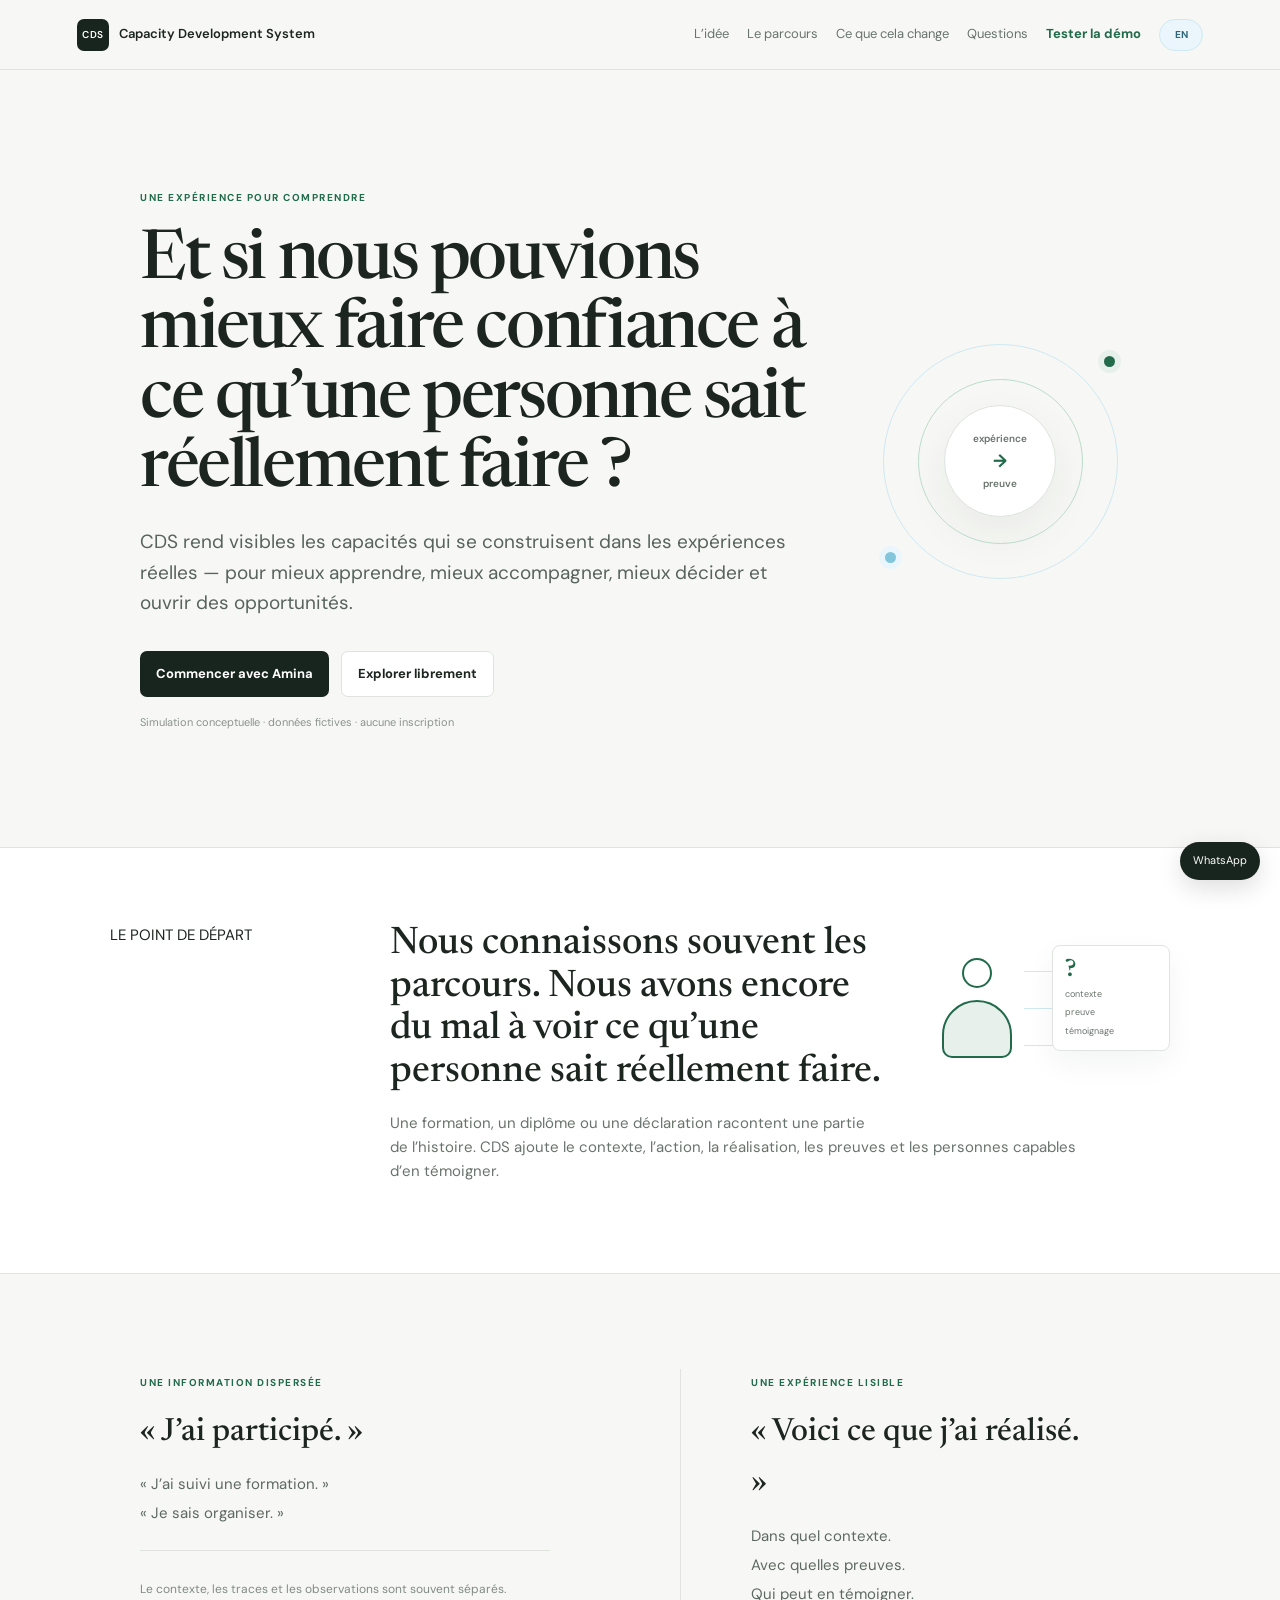
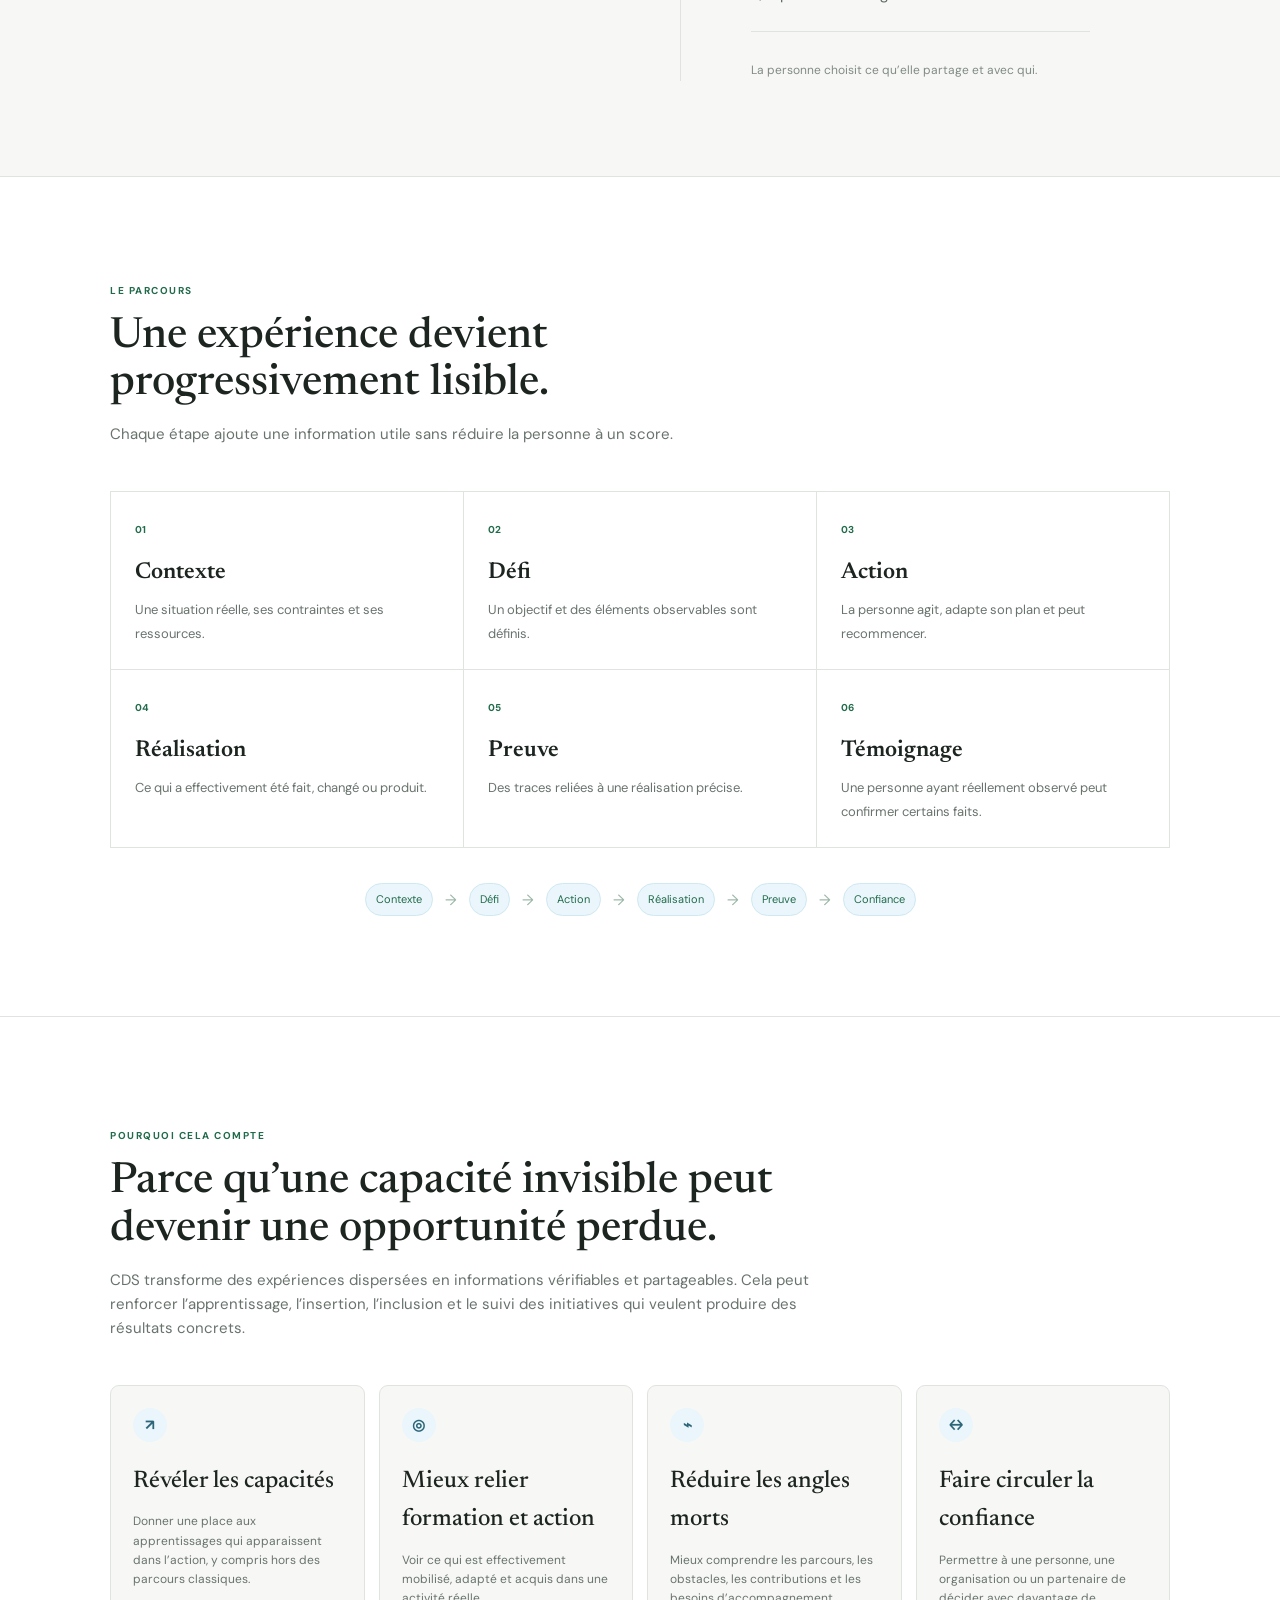
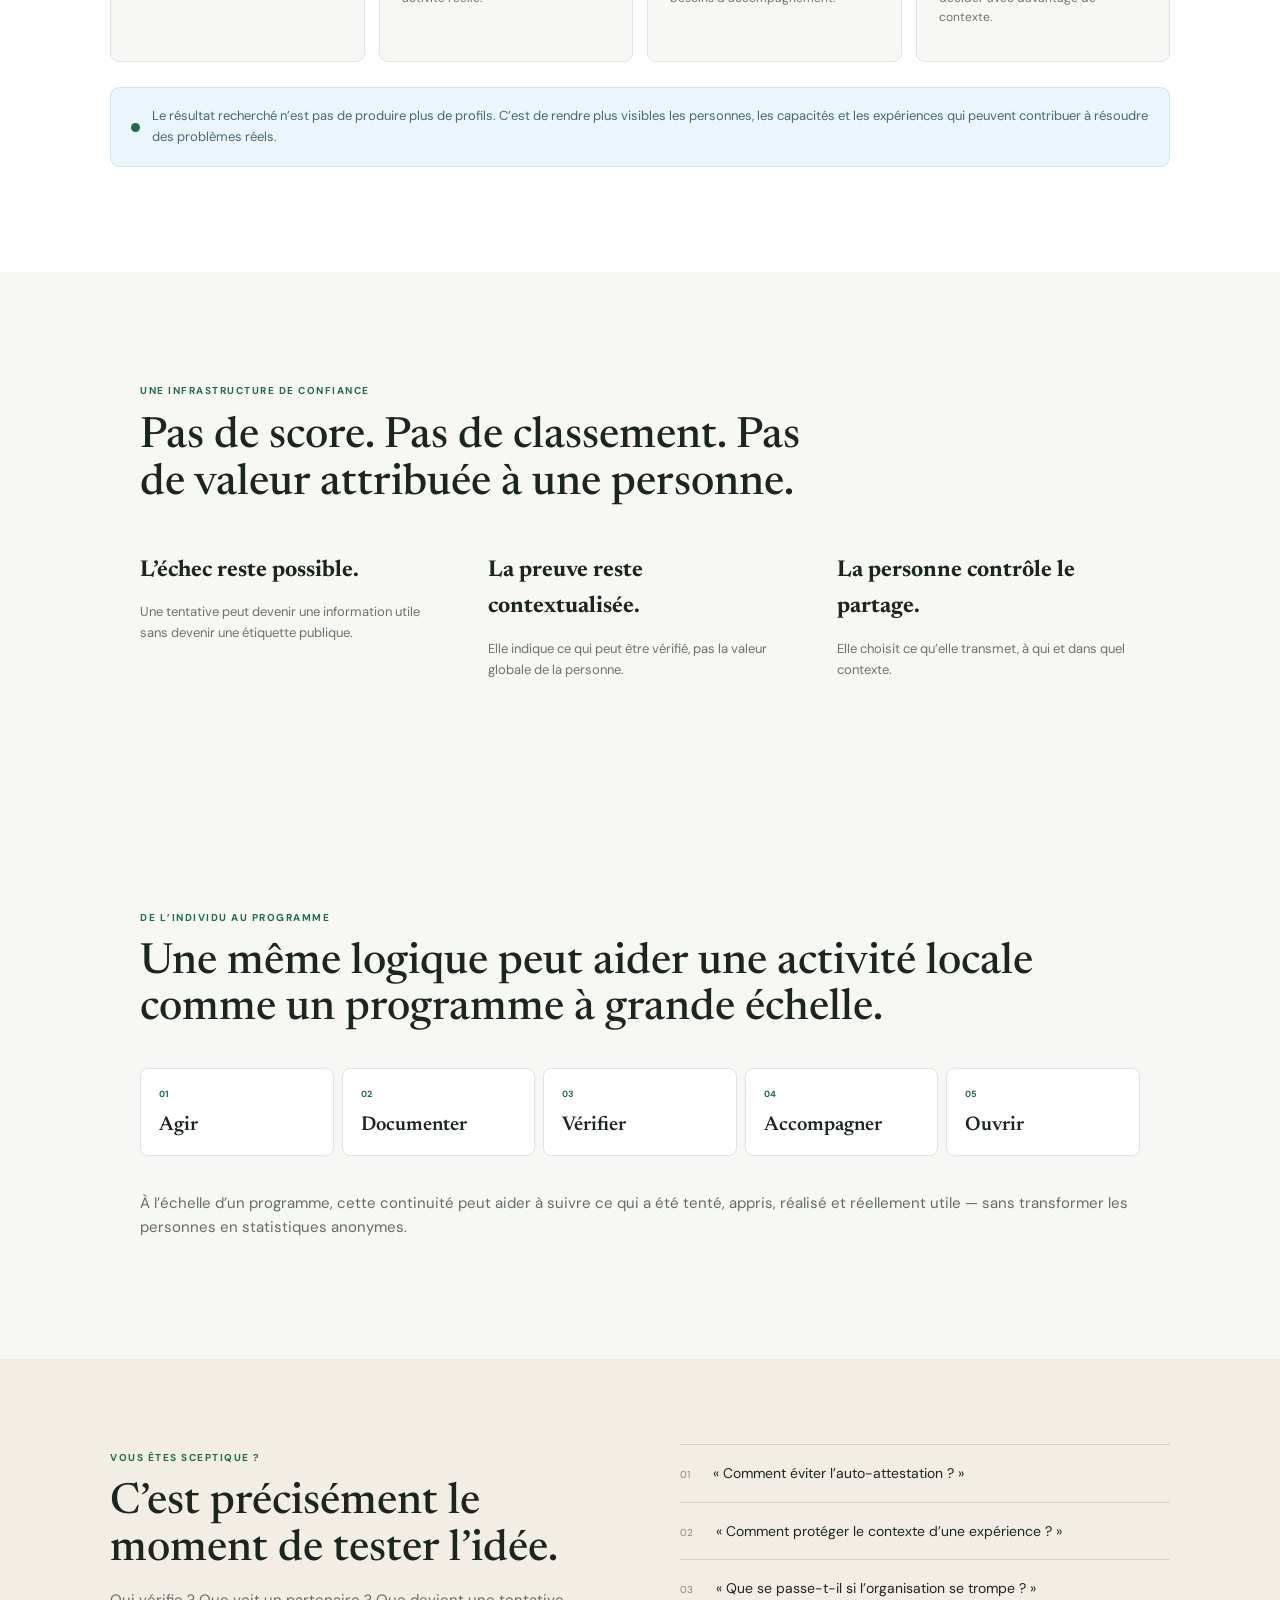
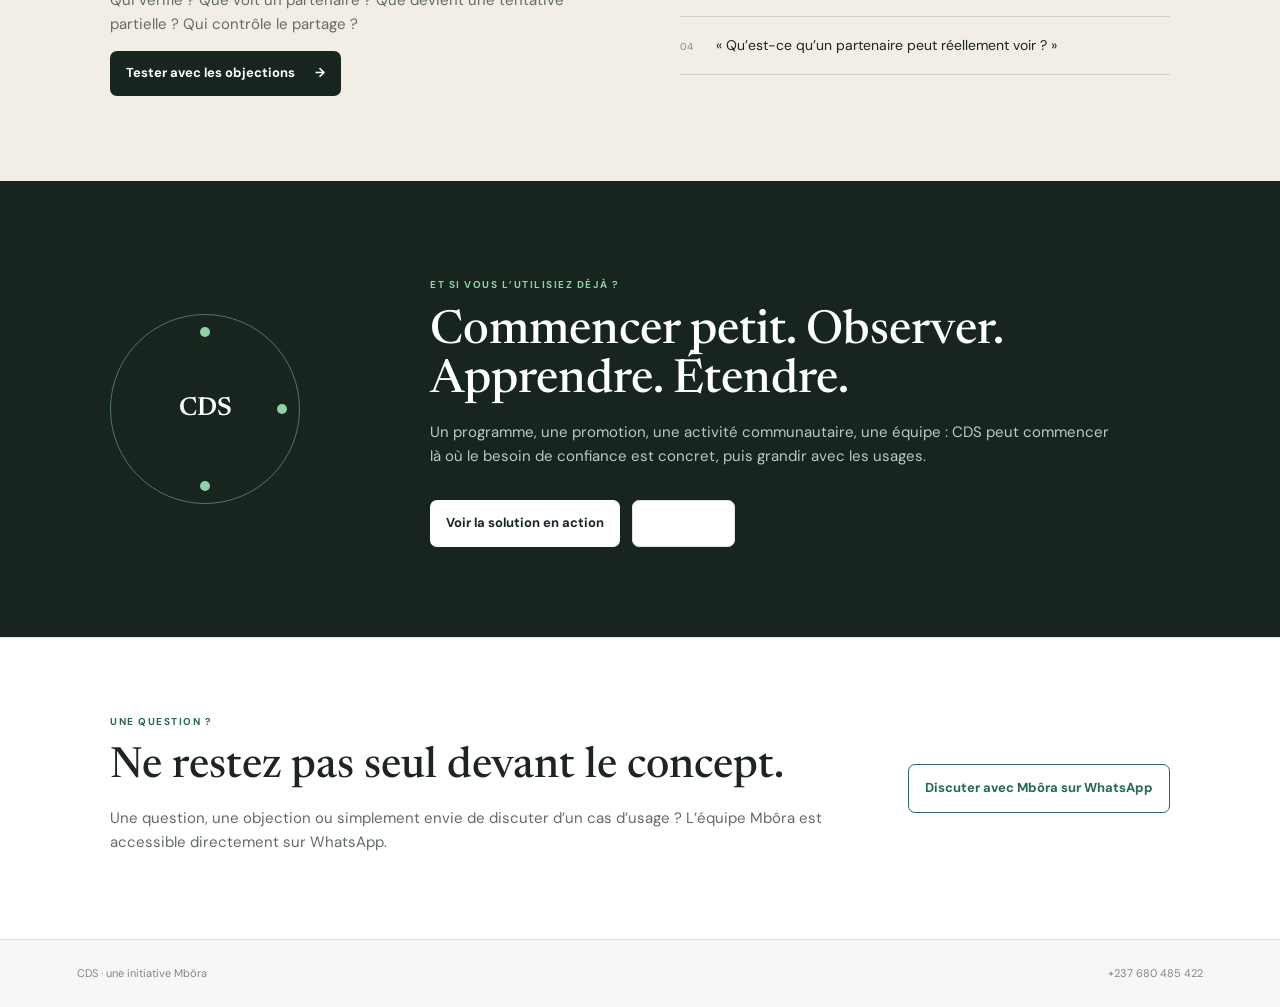
<file: index.html>
<!doctype html><html lang="fr"><head><meta charset="utf-8"><meta name="viewport" content="width=device-width,initial-scale=1"><title>CDS — Comprendre autrement les capacités</title><link rel="icon" href="favicon.svg"><link rel="stylesheet" href="styles.css"></head><body><header class="topbar"><a href="#top" class="wordmark"><span class="mark">CDS</span><span>Capacity Development System</span></a><nav><a href="#idee" data-i18n="L’idée|The idea">L’idée</a><a href="#parcours" data-i18n="Le parcours|The journey">Le parcours</a><a href="#impact" data-i18n="Ce que cela change|What it changes">Ce que cela change</a><a href="#questions" data-i18n="Questions|Questions">Questions</a><a href="demo.html" class="nav-cta" data-i18n="Tester la démo|Try the demo">Tester la démo</a><button type="button" class="lang-switch" data-lang-switch>EN</button></nav></header><main id="top">
<section class="intro hero-life"><div class="hero-copy"><div class="intro-kicker" data-i18n="UNE EXPÉRIENCE POUR COMPRENDRE|AN EXPERIENCE TO UNDERSTAND">UNE EXPÉRIENCE POUR COMPRENDRE</div><h1 data-i18n="Et si nous pouvions mieux faire confiance à ce qu’une personne sait réellement faire ?|What if we could better trust what a person can actually do?">Et si nous pouvions mieux faire confiance à ce qu’une personne sait réellement faire ?</h1><p class="intro-text" data-i18n="CDS rend visibles les capacités qui se construisent dans les expériences réelles — pour mieux apprendre, mieux accompagner, mieux décider et ouvrir des opportunités.|CDS makes capabilities built through real experiences visible — to learn better, support better, make better decisions and open opportunities.">CDS rend visibles les capacités qui se construisent dans les expériences réelles — pour mieux apprendre, mieux accompagner, mieux décider et ouvrir des opportunités.</p><div class="intro-actions"><a class="button dark" href="story.html" data-i18n="Commencer avec Amina|Start with Amina">Commencer avec Amina <span>→</span></a><a class="button light" href="demo.html" data-i18n="Explorer librement|Explore freely">Explorer librement</a></div><div class="quiet-note" data-i18n="Simulation conceptuelle · données fictives · aucune inscription|Concept simulation · fictional data · no registration">Simulation conceptuelle · données fictives · aucune inscription</div></div><div class="hero-orbit" aria-hidden="true"><div class="orbit orbit-a"></div><div class="orbit orbit-b"></div><div class="orbit-dot dot-a"></div><div class="orbit-dot dot-b"></div><div class="orbit-core"><span>expérience</span><b>→</b><span>preuve</span></div></div></section>
<section class="question-strip living-section" id="idee"><div class="question-label" data-i18n="LE POINT DE DÉPART|THE STARTING POINT">LE POINT DE DÉPART</div><div class="question-copy"><div class="section-illustration start-illustration" aria-hidden="true"><div class="person-shape"><i></i><span></span></div><div class="signal-line s1"></div><div class="signal-line s2"></div><div class="signal-line s3"></div><div class="evidence-card"><b>?</b><span>contexte</span><span>preuve</span><span>témoignage</span></div></div><h2 data-i18n="Nous connaissons souvent les parcours. Nous avons encore du mal à voir ce qu’une personne sait réellement faire.|We often know people’s paths. We still struggle to see what a person can actually do.">Nous connaissons souvent les parcours. Nous avons encore du mal à voir ce qu’une personne sait réellement faire.</h2><p data-i18n="Une formation, un diplôme ou une déclaration racontent une partie de l’histoire. CDS ajoute le contexte, l’action, la réalisation, les preuves et les personnes capables d’en témoigner.|A course, a degree or a statement tells part of the story. CDS adds context, action, realization, evidence and people able to testify.">Une formation, un diplôme ou une déclaration racontent une partie de l’histoire. CDS ajoute le contexte, l’action, la réalisation, les preuves et les personnes capables d’en témoigner.</p></div></section>
<section class="contrast"><div class="contrast-col"><span class="small-label" data-i18n="UNE INFORMATION DISPERSÉE|SCATTERED INFORMATION">UNE INFORMATION DISPERSÉE</span><h3>« J’ai participé. »</h3><p>« J’ai suivi une formation. »</p><p>« Je sais organiser. »</p><div class="thin-line"></div><span class="muted" data-i18n="Le contexte, les traces et les observations sont souvent séparés.|Context, traces and observations are often separated.">Le contexte, les traces et les observations sont souvent séparés.</span></div><div class="contrast-col emphasis"><span class="small-label" data-i18n="UNE EXPÉRIENCE LISIBLE|AN UNDERSTANDABLE EXPERIENCE">UNE EXPÉRIENCE LISIBLE</span><h3>« Voici ce que j’ai réalisé. »</h3><p data-i18n="Dans quel contexte.|In what context.">Dans quel contexte.</p><p data-i18n="Avec quelles preuves.|With what evidence.">Avec quelles preuves.</p><p data-i18n="Qui peut en témoigner.|Who can testify to it.">Who can testify to it.</p><div class="thin-line"></div><span class="muted" data-i18n="La personne choisit ce qu’elle partage et avec qui.|The person chooses what to share and with whom.">La personne choisit ce qu’elle partage et avec qui.</span></div></section>
<section id="parcours" class="journey living-section"><div class="section-head"><span class="small-label" data-i18n="LE PARCOURS|THE JOURNEY">LE PARCOURS</span><h2 data-i18n="Une expérience devient progressivement lisible.|An experience gradually becomes understandable.">Une expérience devient progressivement lisible.</h2><p class="section-intro" data-i18n="Chaque étape ajoute une information utile sans réduire la personne à un score.|Each step adds useful information without reducing a person to a score.">Chaque étape ajoute une information utile sans réduire la personne à un score.</p></div><div class="steps animated-steps"><div><b>01</b><strong>Contexte</strong><span>Une situation réelle, ses contraintes et ses ressources.</span></div><div><b>02</b><strong>Défi</strong><span>Un objectif et des éléments observables sont définis.</span></div><div><b>03</b><strong>Action</strong><span>La personne agit, adapte son plan et peut recommencer.</span></div><div><b>04</b><strong>Réalisation</strong><span>Ce qui a effectivement été fait, changé ou produit.</span></div><div><b>05</b><strong>Preuve</strong><span>Des traces reliées à une réalisation précise.</span></div><div><b>06</b><strong>Témoignage</strong><span>Une personne ayant réellement observé peut confirmer certains faits.</span></div></div><div class="journey-flow" aria-hidden="true"><span>Contexte</span><i>→</i><span>Défi</span><i>→</i><span>Action</span><i>→</i><span>Réalisation</span><i>→</i><span>Preuve</span><i>→</i><span>Confiance</span></div></section>
<section id="impact" class="impact-section"><div class="section-head"><span class="small-label" data-i18n="POURQUOI CELA COMPTE|WHY IT MATTERS">POURQUOI CELA COMPTE</span><h2 data-i18n="Parce qu’une capacité invisible peut devenir une opportunité perdue.|Because an invisible capability can become a lost opportunity.">Parce qu’une capacité invisible peut devenir une opportunité perdue.</h2><p class="section-intro" data-i18n="CDS transforme des expériences dispersées en informations vérifiables et partageables. Cela peut renforcer l’apprentissage, l’insertion, l’inclusion et le suivi des initiatives qui veulent produire des résultats concrets.|CDS turns scattered experiences into verifiable, shareable information. This can strengthen learning, inclusion, pathways to work and the monitoring of initiatives seeking concrete results.">CDS transforme des expériences dispersées en informations vérifiables et partageables. Cela peut renforcer l’apprentissage, l’insertion, l’inclusion et le suivi des initiatives qui veulent produire des résultats concrets.</p></div><div class="impact-grid"><article><div class="impact-icon">↗</div><h3 data-i18n="Révéler les capacités|Reveal capabilities">Révéler les capacités</h3><p data-i18n="Donner une place aux apprentissages qui apparaissent dans l’action, y compris hors des parcours classiques.|Give space to learning that emerges through action, including outside traditional pathways.">Donner une place aux apprentissages qui apparaissent dans l’action, y compris hors des parcours classiques.</p></article><article><div class="impact-icon">◎</div><h3 data-i18n="Mieux relier formation et action|Connect learning and action">Mieux relier formation et action</h3><p data-i18n="Voir ce qui est effectivement mobilisé, adapté et acquis dans une activité réelle.|See what is actually mobilized, adapted and acquired in a real activity.">Voir ce qui est effectivement mobilisé, adapté et acquis dans une activité réelle.</p></article><article><div class="impact-icon">⌁</div><h3 data-i18n="Réduire les angles morts|Reduce blind spots">Réduire les angles morts</h3><p data-i18n="Mieux comprendre les parcours, les obstacles, les contributions et les besoins d’accompagnement.|Better understand pathways, obstacles, contributions and support needs.">Mieux comprendre les parcours, les obstacles, les contributions et les besoins d’accompagnement.</p></article><article><div class="impact-icon">↔</div><h3 data-i18n="Faire circuler la confiance|Move trust forward">Faire circuler la confiance</h3><p data-i18n="Permettre à une personne, une organisation ou un partenaire de décider avec davantage de contexte.|Allow a person, organization or partner to make decisions with more context.">Permettre à une personne, une organisation ou un partenaire de décider avec davantage de contexte.</p></article></div><div class="impact-statement"><span class="pulse-dot"></span><p data-i18n="Le résultat recherché n’est pas de produire plus de profils. C’est de rendre plus visibles les personnes, les capacités et les expériences qui peuvent contribuer à résoudre des problèmes réels.|The goal is not to produce more profiles. It is to make people, capabilities and experiences more visible when they can help solve real problems.">Le résultat recherché n’est pas de produire plus de profils. C’est de rendre plus visibles les personnes, les capacités et les expériences qui peuvent contribuer à résoudre des problèmes réels.</p></div></section>
<section class="philosophy"><div class="section-head"><span class="small-label" data-i18n="UNE INFRASTRUCTURE DE CONFIANCE|A TRUST INFRASTRUCTURE">UNE INFRASTRUCTURE DE CONFIANCE</span><h2 data-i18n="Pas de score. Pas de classement. Pas de valeur attribuée à une personne.|No score. No ranking. No value assigned to a person.">Pas de score. Pas de classement. Pas de valeur attribuée à une personne.</h2></div><div class="principles"><div><strong>L’échec reste possible.</strong><p>Une tentative peut devenir une information utile sans devenir une étiquette publique.</p></div><div><strong>La preuve reste contextualisée.</strong><p>Elle indique ce qui peut être vérifié, pas la valeur globale de la personne.</p></div><div><strong>La personne contrôle le partage.</strong><p>Elle choisit ce qu’elle transmet, à qui et dans quel contexte.</p></div></div></section>
<section class="scale"><span class="small-label" data-i18n="DE L’INDIVIDU AU PROGRAMME|FROM INDIVIDUAL TO PROGRAM">DE L’INDIVIDU AU PROGRAMME</span><h2 data-i18n="Une même logique peut aider une activité locale comme un programme à grande échelle.|The same logic can support a local activity or a large-scale program.">Une même logique peut aider une activité locale comme un programme à grande échelle.</h2><div class="program-map"><div><b>01</b><span data-i18n="Agir|Act">Agir</span></div><div><b>02</b><span data-i18n="Documenter|Document">Documenter</span></div><div><b>03</b><span data-i18n="Vérifier|Verify">Vérifier</span></div><div><b>04</b><span data-i18n="Accompagner|Support">Accompagner</span></div><div><b>05</b><span data-i18n="Ouvrir|Open">Ouvrir</span></div></div><p data-i18n="À l’échelle d’un programme, cette continuité peut aider à suivre ce qui a été tenté, appris, réalisé et réellement utile — sans transformer les personnes en statistiques anonymes.|At program scale, this continuity can help track what was attempted, learned, achieved and actually useful — without turning people into anonymous statistics.">À l’échelle d’un programme, cette continuité peut aider à suivre ce qui a été tenté, appris, réalisé et réellement utile — sans transformer les personnes en statistiques anonymes.</p></section>
<section id="questions" class="skeptic"><div><span class="small-label" data-i18n="VOUS ÊTES SCEPTIQUE ?|SKEPTICAL?">VOUS ÊTES SCEPTIQUE ?</span><h2 data-i18n="C’est précisément le moment de tester l’idée.|This is precisely the time to test the idea.">C’est précisément le moment de tester l’idée.</h2><p data-i18n="Qui vérifie ? Que voit un partenaire ? Que devient une tentative partielle ? Qui contrôle le partage ?|Who verifies? What does a partner see? What happens to a partial attempt? Who controls sharing?">Qui vérifie ? Que voit un partenaire ? Que devient une tentative partielle ? Qui contrôle le partage ?</p><a class="button dark" href="story.html?mode=sceptique">Tester avec les objections <span>→</span></a></div><div class="skeptic-list"><div>01 <span>« Comment éviter l’auto-attestation ? »</span></div><div>02 <span>« Comment protéger le contexte d’une expérience ? »</span></div><div>03 <span>« Que se passe-t-il si l’organisation se trompe ? »</span></div><div>04 <span>« Qu’est-ce qu’un partenaire peut réellement voir ? »</span></div></div></section>
<section class="adoption"><div class="adoption-orb"><span></span><span></span><span></span><b>CDS</b></div><div><span class="small-label" data-i18n="ET SI VOUS L’UTILISIEZ DÉJÀ ?|WHAT IF YOU USED IT ALREADY?">ET SI VOUS L’UTILISIEZ DÉJÀ ?</span><h2 data-i18n="Commencer petit. Observer. Apprendre. Étendre.|Start small. Observe. Learn. Scale.">Commencer petit. Observer. Apprendre. Étendre.</h2><p data-i18n="Un programme, une promotion, une activité communautaire, une équipe : CDS peut commencer là où le besoin de confiance est concret, puis grandir avec les usages.|A program, a cohort, a community activity, a team: CDS can start where the need for trust is concrete, then grow with use.">Un programme, une promotion, une activité communautaire, une équipe : CDS peut commencer là où le besoin de confiance est concret, puis grandir avec les usages.</p><div class="intro-actions"><a class="button dark" href="demo.html" data-i18n="Voir la solution en action|See the solution in action">Voir la solution en action <span>→</span></a><a class="button light" target="_blank" rel="noopener" href="https://wa.me/237680485422?text=Bonjour%20Mb%C3%B4ra%2C%20je%20viens%20de%20d%C3%A9couvrir%20CDS%20et%20j%27aimerais%20%C3%A9changer%20sur%20un%20cas%20d%27usage.">WhatsApp</a></div></div></section>
<section class="contact"><div><span class="small-label" data-i18n="UNE QUESTION ?|A QUESTION?">UNE QUESTION ?</span><h2 data-i18n="Ne restez pas seul devant le concept.|Don’t stay alone with the concept.">Ne restez pas seul devant le concept.</h2><p data-i18n="Une question, une objection ou simplement envie de discuter d’un cas d’usage ? L’équipe Mbôra est accessible directement sur WhatsApp.|A question, an objection or simply want to discuss a use case? The Mbôra team is directly available on WhatsApp.">Une question, une objection ou simplement envie de discuter d’un cas d’usage ? L’équipe Mbôra est accessible directement sur WhatsApp.</p></div><a class="whatsapp" target="_blank" rel="noopener" href="https://wa.me/237680485422?text=Bonjour%20Mb%C3%B4ra%2C%20je%20viens%20de%20tester%20la%20d%C3%A9mo%20CDS%20et%20j%27aimerais%20%C3%A9changer%20sur%20le%20concept." data-i18n="Discuter avec Mbôra sur WhatsApp|Talk to Mbôra on WhatsApp">Discuter avec Mbôra sur WhatsApp <span>↗</span></a></section></main><footer><span>CDS · une initiative Mbôra</span><a href="https://wa.me/237680485422">+237 680 485 422</a></footer><a class="wa-float" href="https://wa.me/237680485422">WhatsApp</a><script src="i18n.js"></script></body></html>
</file>
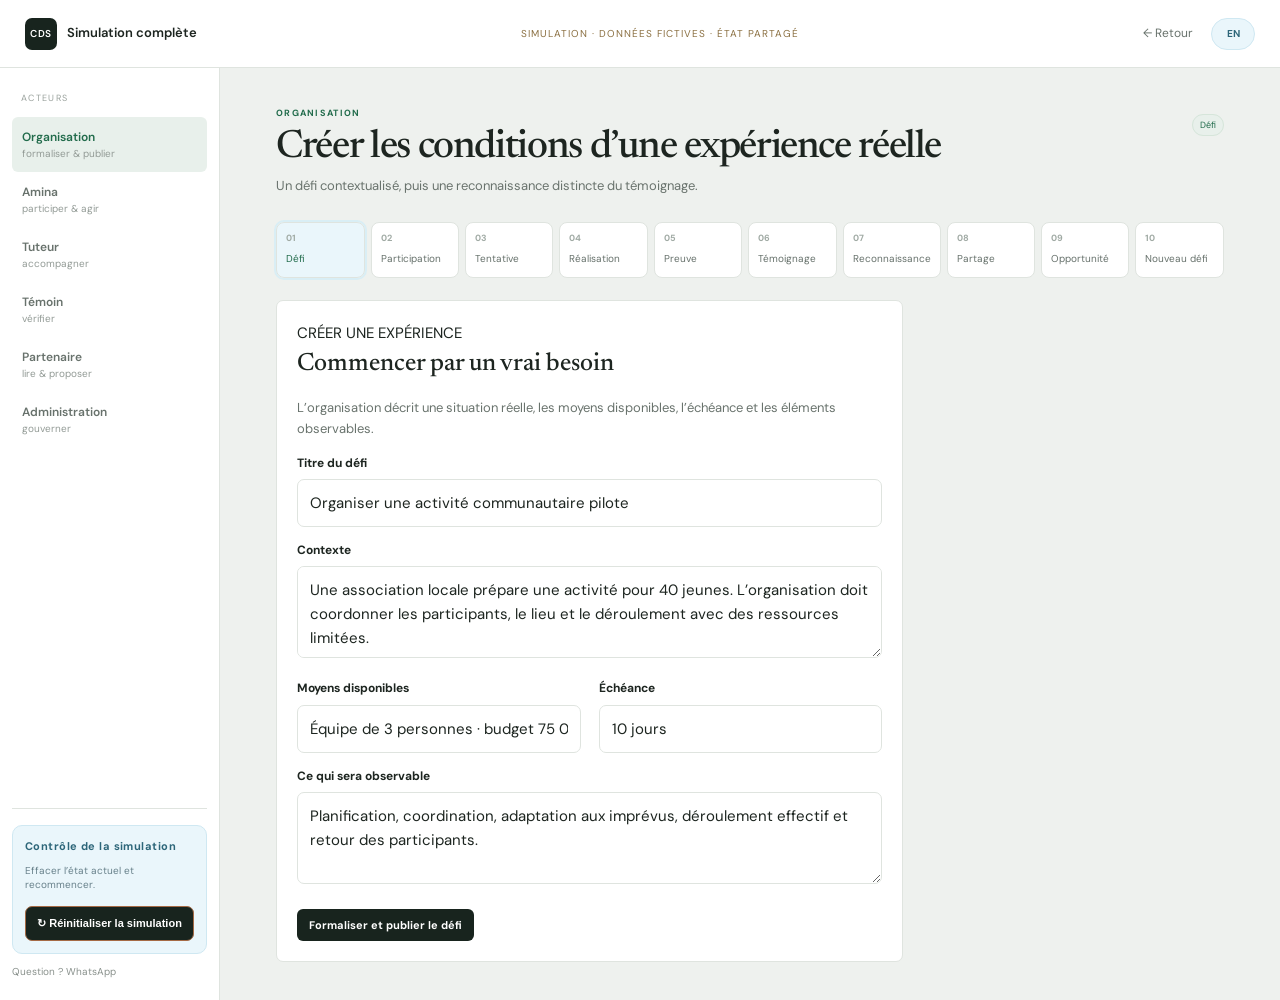
<file: demo.html>
<!doctype html>
<html lang="fr">
<head>
<meta charset="utf-8"><meta name="viewport" content="width=device-width,initial-scale=1">
<title>CDS — Simulation complète</title><link rel="icon" href="favicon.svg"><link rel="stylesheet" href="styles.css">
</head>
<body class="demo-body">
<header class="demo-nav">
  <a href="index.html" class="wordmark"><span class="mark">CDS</span><span>Simulation complète</span></a>
  <div class="sim-note">SIMULATION · DONNÉES FICTIVES · ÉTAT PARTAGÉ</div>
  <nav class="demo-header-actions"><a href="index.html" class="quiet-link">← Retour</a><button type="button" class="lang-switch" data-lang-switch aria-label="Changer de langue">EN</button></nav>
</header>
<div class="demo-layout">
  <aside class="spaces">
    <div class="space-title">ACTEURS</div>
    <button class="space active" data-space="organisation"><span data-i18n="Organisation|Organization">Organisation</span> <small data-i18n="formaliser & publier|formalize & publish">formaliser & publier</small></button>
    <button class="space" data-space="titulaire"><span>Amina</span> <small data-i18n="participer & agir|participate & act">participer & agir</small></button>
    <button class="space" data-space="tuteur"><span data-i18n="Tuteur|Tutor">Tuteur</span> <small data-i18n="accompagner|support">accompagner</small></button>
    <button class="space" data-space="temoin"><span data-i18n="Témoin|Witness">Témoin</span> <small data-i18n="vérifier|verify">vérifier</small></button>
    <button class="space" data-space="partenaire"><span data-i18n="Partenaire|Partner">Partenaire</span> <small data-i18n="lire & proposer|read & propose">lire & proposer</small></button>
    <button class="space" data-space="admin"><span data-i18n="Administration|Administration">Administration</span> <small data-i18n="gouverner|govern">gouverner</small></button>
    <div class="spaces-bottom">
      <div class="reset-box"><strong data-i18n="Contrôle de la simulation|Simulation controls">Contrôle de la simulation</strong><span data-i18n="Effacer l’état actuel et recommencer.|Clear the current state and start again.">Effacer l’état actuel et recommencer.</span><button type="button" id="reset" class="reset-button" data-i18n="↻ Réinitialiser la simulation|↻ Reset simulation">↻ Réinitialiser la simulation</button></div>
      <a target="_blank" href="https://wa.me/237680485422?text=Bonjour%20Mb%C3%B4ra%2C%20j%27ai%20une%20question%20sur%20la%20simulation%20CDS."><span data-i18n="Question ? WhatsApp|Question? WhatsApp">Question ? WhatsApp</span></a>
    </div>
  </aside>
  <main id="workspace" class="workspace"></main>
</div>
<script src="i18n.js"></script><script src="demo-complete.js"></script>
</body></html>
</file>
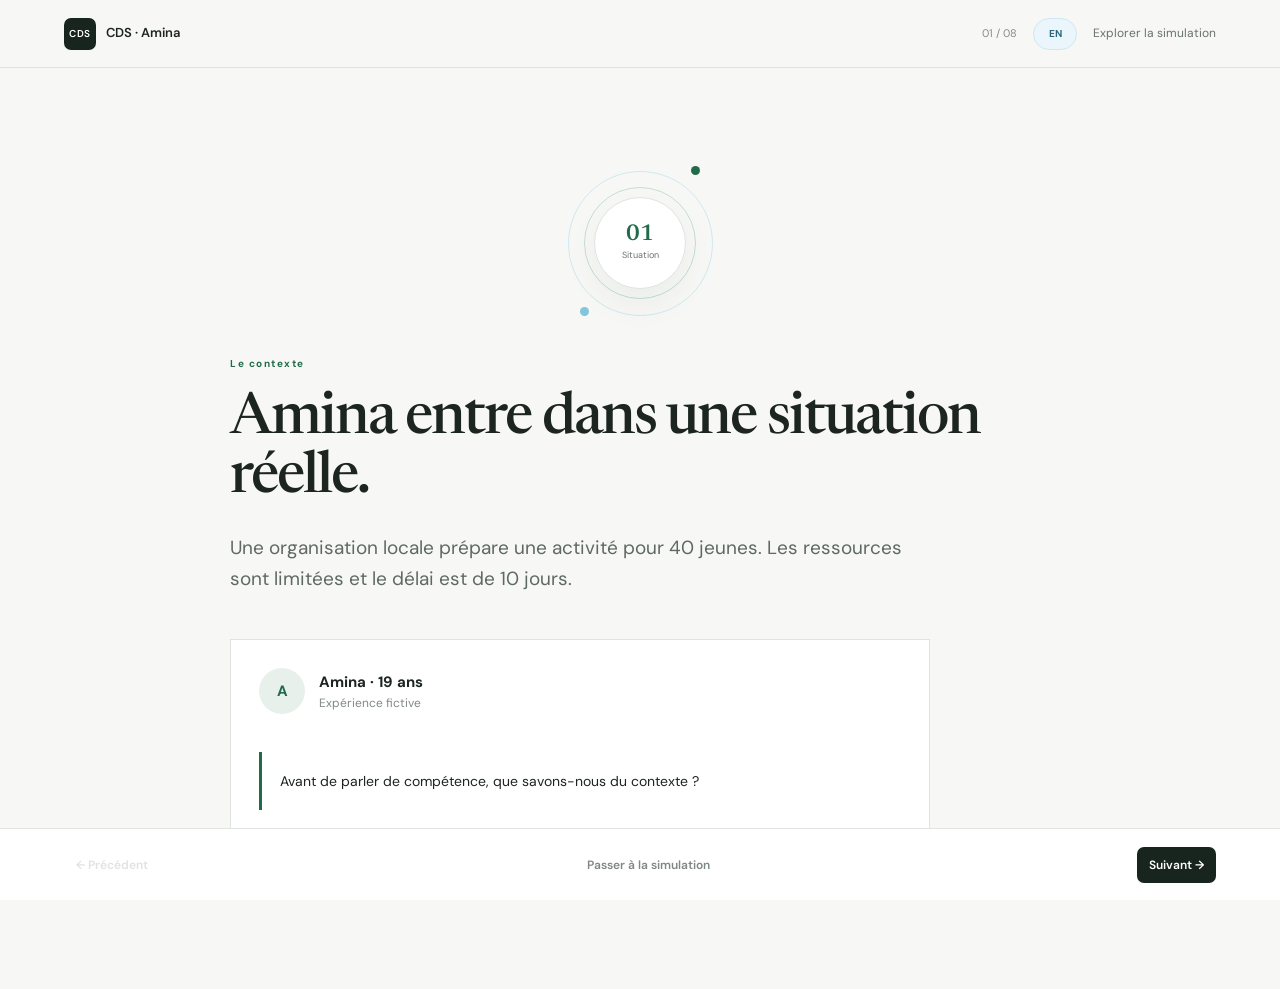
<file: story.html>
<!doctype html><html lang="fr"><head><meta charset="utf-8"><meta name="viewport" content="width=device-width,initial-scale=1"><title>CDS — L’histoire d’Amina</title><link rel="icon" href="favicon.svg"><link rel="stylesheet" href="styles.css"></head><body class="story-body"><header class="storybar"><a href="index.html" class="wordmark"><span class="mark">CDS</span><span>CDS · Amina</span></a><div class="story-tools"><span id="counter">01 / 08</span><button type="button" class="lang-switch" data-lang-switch>EN</button><a href="demo.html" class="quiet-link" data-i18n="Explorer la simulation|Explore the simulation">Explorer la simulation</a></div></header><main id="story"></main><footer class="story-footer"><button class="story-nav" id="prev" data-i18n="← Précédent|← Previous">← Précédent</button><a class="story-nav" href="demo.html" data-i18n="Passer à la simulation|Go to simulation">Passer à la simulation</a><button class="story-nav primary" id="next" data-i18n="Suivant →|Next →">Suivant →</button></footer><script src="i18n.js"></script><script src="story.js"></script></body></html>
</file>
<file: styles.css>
@import url('https://fonts.googleapis.com/css2?family=DM+Sans:wght@400;500;600;700&family=Newsreader:opsz,wght@6..72,500;6..72,600&display=swap');
:root{--ink:#1d2520;--muted:#69736d;--line:#dfe4df;--paper:#f7f8f5;--white:#fff;--green:#216b4b;--green-soft:#e8f0eb;--dark:#18241e;--warm:#f2eee5}
*{box-sizing:border-box}html{scroll-behavior:smooth}body{margin:0;background:var(--paper);color:var(--ink);font:15px/1.6 "DM Sans",Arial,sans-serif}a{text-decoration:none;color:inherit}.topbar{height:70px;border-bottom:1px solid var(--line);display:flex;align-items:center;justify-content:space-between;padding:0 6vw;position:sticky;top:0;background:#f7f8f5ee;backdrop-filter:blur(8px);z-index:10}.wordmark{display:flex;align-items:center;gap:10px;font-weight:600;font-size:13px}.mark{display:grid;place-items:center;background:var(--dark);color:white;border-radius:7px;width:32px;height:32px;font-size:10px;letter-spacing:.04em}.topbar nav{display:flex;align-items:center;gap:25px;color:#69736d;font-size:13px}.nav-cta{color:var(--green);font-weight:700}.intro{max-width:1060px;margin:auto;padding:120px 30px 115px}.intro-kicker,.small-label{font-size:10px;font-weight:700;letter-spacing:.15em;color:var(--green)}h1,h2,h3{font-family:Newsreader,Georgia,serif;font-weight:500}h1{font-size:68px;line-height:1.02;letter-spacing:-.035em;max-width:970px;margin:22px 0}h1 em{color:var(--green);font-style:normal}.intro-text{font-size:19px;color:#58635d;max-width:710px}.intro-actions{display:flex;gap:12px;margin-top:32px}.button{display:inline-flex;gap:20px;align-items:center;padding:12px 16px;border-radius:7px;font-size:13px;font-weight:700}.button.dark{background:var(--dark);color:#fff}.button.light{border:1px solid var(--line);background:white}.quiet-note{font-size:11px;color:#8a928d;margin-top:17px}.question-strip{border-top:1px solid var(--line);border-bottom:1px solid var(--line);padding:75px max(30px,calc((100% - 1060px)/2));display:grid;grid-template-columns:220px 1fr;gap:60px;background:#fff}.question-copy h2{font-size:38px;line-height:1.12;margin:0 0 18px;max-width:760px}.question-copy p{color:var(--muted);max-width:700px}.contrast{max-width:1060px;margin:auto;padding:95px 30px;display:grid;grid-template-columns:1fr 1fr;gap:80px}.contrast-col{padding-right:50px}.contrast-col.emphasis{border-left:1px solid var(--line);padding-left:70px}.contrast h3{font-size:32px;margin:14px 0}.contrast p{color:#5e6862;margin:5px 0}.thin-line{height:1px;background:var(--line);margin:25px 0}.muted{color:#818a85;font-size:12px}.journey{background:#fff;border-top:1px solid var(--line);padding:100px max(30px,calc((100% - 1060px)/2))}.section-head{max-width:700px;margin-bottom:45px}.section-head h2{font-size:43px;line-height:1.1;margin:12px 0}.steps{display:grid;grid-template-columns:repeat(3,1fr);border-top:1px solid var(--line);border-left:1px solid var(--line)}.steps>div{padding:24px;border-right:1px solid var(--line);border-bottom:1px solid var(--line);min-height:165px}.steps b{font-size:10px;color:var(--green)}.steps strong{display:block;font-family:Newsreader,Georgia,serif;font-size:23px;margin:15px 0 5px;font-weight:600}.steps span{font-size:13px;color:var(--muted)}.philosophy{max-width:1060px;margin:auto;padding:105px 30px}.principles{display:grid;grid-template-columns:repeat(3,1fr);gap:45px}.principles strong{font-family:Newsreader,Georgia,serif;font-size:23px}.principles p{font-size:13px;color:var(--muted)}.skeptic{background:var(--warm);padding:85px max(30px,calc((100% - 1060px)/2));display:grid;grid-template-columns:1fr 1fr;gap:80px}.skeptic h2,.scale h2,.contact h2{font-size:43px;line-height:1.08;margin:12px 0}.skeptic p,.scale p,.contact p{color:#626c66}.skeptic-list{border-top:1px solid #d7d0c3}.skeptic-list div{padding:17px 0;border-bottom:1px solid #d7d0c3;font-size:10px;color:#8a8378}.skeptic-list span{font-size:14px;color:var(--ink);margin-left:20px}.scale{max-width:1060px;margin:auto;padding:105px 30px}.ecosystem{display:flex;flex-wrap:wrap;align-items:center;gap:13px;margin:35px 0}.ecosystem span{border:1px solid var(--line);background:#fff;padding:10px 13px;border-radius:6px;font-size:12px}.ecosystem i{font-style:normal;color:#9ba39e}.contact{border-top:1px solid var(--line);background:#fff;padding:70px max(30px,calc((100% - 1060px)/2));display:flex;justify-content:space-between;align-items:center;gap:50px}.whatsapp{border:1px solid var(--green);color:var(--green);padding:13px 16px;border-radius:7px;font-weight:700;font-size:13px;white-space:nowrap}.whatsapp span{margin-left:20px}footer{border-top:1px solid var(--line);padding:25px 6vw;display:flex;justify-content:space-between;color:#7e8781;font-size:11px}.wa-float{position:fixed;right:20px;bottom:20px;background:var(--dark);color:#fff;padding:10px 13px;border-radius:22px;font-size:11px;box-shadow:0 8px 25px #0002}
.story-body{min-height:100vh;background:#f7f8f5}.storybar{height:68px;border-bottom:1px solid var(--line);display:flex;align-items:center;justify-content:space-between;padding:0 5vw}.storybar #counter{font-size:11px;color:#858d88}.quiet-link{font-size:12px;color:#68726c}.story-stage{max-width:880px;margin:auto;padding:90px 30px 150px}.story-kicker{font-size:10px;letter-spacing:.15em;font-weight:700;color:var(--green)}.story-stage h1{font-size:58px;margin:18px 0 25px}.story-stage .lead{font-size:19px;color:#5f6963;max-width:700px}.story-card{margin-top:45px;background:white;border:1px solid var(--line);padding:28px;max-width:700px}.story-card h3{font-size:28px;margin:0 0 10px}.story-card p{color:#626c66}.person-line{display:flex;gap:14px;align-items:center}.initial{width:46px;height:46px;background:var(--green-soft);border-radius:50%;display:grid;place-items:center;color:var(--green);font-weight:700}.criteria{display:grid;gap:0;margin-top:20px;border-top:1px solid var(--line)}.criteria div{padding:11px 0;border-bottom:1px solid var(--line);font-size:13px;display:flex;justify-content:space-between}.story-question{margin-top:38px;padding:18px;background:#fff;border-left:3px solid var(--green);font-size:14px}.story-footer{position:fixed;bottom:0;left:0;right:0;height:72px;border-top:1px solid var(--line);background:#ffffffed;display:flex;justify-content:space-between;align-items:center;padding:0 5vw;backdrop-filter:blur(8px)}.story-nav{border:0;background:none;font:600 12px "DM Sans";padding:10px 12px;cursor:pointer}.story-nav.primary{background:var(--dark);color:#fff;border-radius:7px}.story-help{position:fixed;right:20px;bottom:92px;font-size:10px;color:var(--green);background:white;border:1px solid var(--line);padding:8px 10px;border-radius:6px}
.demo-body{background:#eef1ee}.demo-nav{height:68px;background:#fff;border-bottom:1px solid var(--line);display:flex;align-items:center;justify-content:space-between;padding:0 25px}.sim-note{font-size:10px;letter-spacing:.1em;color:#8b7042}.demo-layout{display:grid;grid-template-columns:220px 1fr;min-height:calc(100vh - 68px)}.spaces{background:#fff;border-right:1px solid var(--line);padding:20px 12px;display:flex;flex-direction:column}.space-title{font-size:9px;letter-spacing:.15em;color:#9aa29d;margin:3px 9px 12px}.space{border:0;background:none;text-align:left;padding:12px 10px;border-radius:6px;color:#68726c;cursor:pointer;font:600 12px "DM Sans"}.space small{display:block;font-weight:400;font-size:10px;margin-top:2px;color:#939b96}.space:hover,.space.active{background:#eef4ef;color:var(--green)}.spaces-bottom{margin-top:auto;border-top:1px solid var(--line);padding-top:12px;display:grid;gap:8px}.spaces-bottom button,.spaces-bottom a{border:0;background:none;text-align:left;color:#89918c;font-size:10px;cursor:pointer}.workspace{max-width:1050px;width:100%;margin:auto;padding:38px 4vw}.page-head{display:flex;justify-content:space-between;align-items:start;margin-bottom:25px}.page-head .label{font-size:9px;letter-spacing:.14em;color:var(--green);font-weight:700}.page-head h1{font-size:39px;margin:8px 0}.page-head p{color:var(--muted);margin:0;font-size:13px}.cards{display:grid;grid-template-columns:repeat(3,1fr);gap:14px}.card{background:#fff;border:1px solid var(--line);padding:20px;border-radius:7px}.card.wide{grid-column:span 2}.card.full{grid-column:1/-1}.card h3{font-size:25px;margin:0 0 8px}.card p{font-size:13px;color:var(--muted)}.metric{font-family:Newsreader,Georgia,serif;font-size:31px;margin:8px 0}.list{border-top:1px solid var(--line);margin-top:14px}.list-item{display:flex;justify-content:space-between;gap:12px;padding:12px 0;border-bottom:1px solid var(--line);font-size:12px}.pill{font-size:9px;padding:4px 7px;border:1px solid var(--line);border-radius:12px;white-space:nowrap}.pill.green{color:var(--green);background:var(--green-soft);border-color:#d6e5da}.action{border:0;background:var(--dark);color:#fff;border-radius:6px;padding:9px 12px;font:700 11px "DM Sans";cursor:pointer}.outline{border:1px solid var(--line);background:#fff;color:var(--ink);border-radius:6px;padding:8px 11px;font:600 11px "DM Sans";cursor:pointer}.notice{background:var(--warm);padding:13px;font-size:12px;color:#6d665a;border-radius:6px}.success{background:var(--green-soft);padding:13px;font-size:12px;color:#285f46;border-radius:6px}.timeline{border-left:1px solid #cad8cf;margin:15px 0 0 5px;padding-left:20px}.event{padding:0 0 20px;position:relative}.event:before{content:"";position:absolute;left:-25px;top:6px;width:7px;height:7px;border:2px solid var(--green);background:white;border-radius:50%}.event b{font-size:12px}.event p{margin:3px 0;font-size:11px}.modal-bg{position:fixed;inset:0;background:#16221db5;display:grid;place-items:center;z-index:30}.modal{background:#fff;width:min(500px,calc(100% - 30px));padding:25px;border-radius:8px}.modal h2{font-size:29px;margin:0 0 10px}.modal p{color:var(--muted);font-size:13px}.modal-actions{display:flex;justify-content:flex-end;gap:8px;margin-top:20px}
@media(max-width:760px){.topbar nav a:not(.nav-cta){display:none}.intro{padding-top:75px}h1{font-size:49px}.question-strip,.contrast,.skeptic,.contact{grid-template-columns:1fr;gap:35px}.contrast-col.emphasis{border-left:0;padding-left:0;border-top:1px solid var(--line);padding-top:35px}.steps,.principles{grid-template-columns:1fr}.demo-layout{grid-template-columns:1fr}.spaces{border-right:0;border-bottom:1px solid var(--line);display:grid;grid-template-columns:repeat(3,1fr)}.space-title,.spaces-bottom{display:none}.workspace{padding:25px 15px}.cards{grid-template-columns:1fr}.card.wide,.card.full{grid-column:auto}.story-stage h1{font-size:45px}.story-help{display:none}}

.scenario-progress{min-width:150px;text-align:right}.scenario-progress span{font-family:Newsreader,Georgia,serif;font-size:22px}.scenario-progress div{height:4px;background:var(--line);margin:5px 0}.scenario-progress i{display:block;height:100%;background:var(--green)}.scenario-progress small{font-size:9px;color:#8b938e}.flow{display:grid;grid-template-columns:repeat(10,1fr);border:1px solid var(--line);background:#fff;margin:0 0 18px;border-radius:7px;overflow:auto}.flow>div{min-width:105px;padding:10px;border-right:1px solid var(--line);opacity:.45}.flow>div.on{opacity:1}.flow>div.current{background:var(--green-soft)}.flow span{display:block;font-size:8px;color:var(--green);font-weight:700}.flow b{display:block;font-size:10px;margin-top:5px}.chips{display:flex;flex-wrap:wrap;gap:7px;margin:15px 0}.chips span{padding:7px 9px;background:#f1f3f0;border:1px solid var(--line);border-radius:5px;font-size:11px}.divider{height:1px;background:var(--line);margin:20px 0}.event:not(.done){opacity:.45}.event.done:before{background:var(--green)}button:disabled{opacity:.4;cursor:not-allowed}@media(max-width:760px){.scenario-progress{display:none}.flow{grid-template-columns:repeat(10,minmax(105px,1fr))}}

/* v9 application controls */
label{display:block;font-size:12px;font-weight:700;color:var(--ink);margin:14px 0 6px}
input,textarea,select{width:100%;font:inherit;border:1px solid var(--line);background:#fff;border-radius:7px;padding:11px 12px;color:var(--ink)}
textarea{min-height:92px;resize:vertical}.two{display:grid;grid-template-columns:1fr 1fr;gap:18px}.chips-form{display:flex;flex-wrap:wrap;gap:7px;margin:8px 0 15px}.chips-form label,.check{border:1px solid var(--line);padding:8px 10px;border-radius:7px;background:#fff;font-weight:500;margin:0}.chips-form input,.check input{width:auto;margin-right:5px}
form .action{margin-top:18px}.notice.warning{background:#fbf4e5;border-color:#e6d5ad}.success{padding:12px 14px;border:1px solid #c8ddd0;background:#edf6f0;border-radius:7px;color:#24583f;margin:12px 0}.event{border-top:1px solid var(--line);padding:12px 0}.event:first-child{border-top:0}.event b{font-size:11px}.event p{margin:3px 0;color:var(--muted);font-size:13px}
@media(max-width:800px){.two{grid-template-columns:1fr}}
.lang-switch{flex:0 0 auto;border:1px solid var(--green);background:#fff;color:var(--green);border-radius:7px;padding:8px 11px;font:700 11px "DM Sans";cursor:pointer;min-width:42px;line-height:1}.lang-switch:hover{background:var(--green-soft)}.site-lang{position:absolute;right:6vw;top:18px}.topbar{position:sticky}.topbar .site-lang{right:150px}.storybar{position:relative}.storybar .site-lang{position:static;margin-left:auto;margin-right:14px}.demo-nav .lang-switch{margin-left:0}.demo-nav{gap:14px}.demo-nav .wordmark{flex:0 0 auto}.demo-nav .sim-note{margin-left:auto}.reset-box{margin-top:4px;padding:12px;border:1px solid #d8c9ae;background:#fbf6ec;border-radius:8px;display:grid;gap:5px}.reset-box strong{font-size:10px;letter-spacing:.04em;color:#6d5a3b}.reset-box span{font-size:10px;line-height:1.4;color:#817663}.reset-button{border:1px solid #a56a45!important;background:#fff!important;color:#8d4d2f!important;text-align:center!important;border-radius:6px!important;padding:9px 10px!important;font-size:11px!important;font-weight:700!important}.reset-button:hover{background:#f7e9df!important}.spaces-bottom{gap:10px}
@media(max-width:760px){.topbar .site-lang{right:75px}.demo-nav .sim-note{display:none}.demo-nav{flex-wrap:wrap;height:auto;min-height:68px;padding:12px 15px}.demo-nav .lang-switch{margin-left:auto}.demo-nav .quiet-link{font-size:11px}.spaces-bottom{display:grid}.reset-box{margin-top:4px}}
/* v14 header controls: language switch belongs to the header navigation, never above it. */
.topbar nav{display:flex;align-items:center;gap:18px}
.topbar nav .lang-switch{position:static;margin:0;flex:0 0 auto}
.demo-header-actions{display:flex;align-items:center;gap:14px;flex:0 0 auto}
.demo-nav .sim-note{margin-left:auto}
@media(max-width:760px){.topbar nav{gap:10px}.topbar nav a:not(.nav-cta){display:none}.demo-header-actions{gap:9px}}
/* CDS v18 — product UX refinements */
:root{--sky:#eaf6fb;--sky-line:#cfe8f2;--sky-ink:#2d6679;--green:#216b4b;--dark:#18241e}
.lang-switch{border:1px solid var(--sky-line)!important;background:var(--sky)!important;color:var(--sky-ink)!important;border-radius:999px!important;min-width:44px;height:32px;padding:0 12px!important;font:700 10px "DM Sans"!important;cursor:pointer;display:inline-flex;align-items:center;justify-content:center;position:relative!important;top:auto!important;right:auto!important;z-index:1!important;flex:none}
.topbar nav,.demo-header-actions,.story-tools{display:flex;align-items:center;gap:18px}.demo-header-actions{margin-left:auto}.story-tools{gap:16px}.page-context{padding-top:5px}.journey-mini{display:grid;grid-template-columns:repeat(10,1fr);gap:6px;margin:0 0 22px}.jstep{background:#fff;border:1px solid var(--line);border-radius:8px;padding:8px 9px;min-height:55px}.jstep b{display:block;font-size:9px;color:#a0aaa4}.jstep span{font-size:10px;color:#66716b}.jstep.done{background:var(--green-soft);border-color:#cfe1d5}.jstep.done b,.jstep.current span{color:var(--green)}.jstep.current{outline:2px solid #d9eef5;background:var(--sky)}.proof-box{margin-top:24px;padding:18px;background:var(--sky);border:1px solid var(--sky-line);border-radius:8px}.reset-box{background:var(--sky);border:1px solid var(--sky-line);border-radius:10px;padding:12px}.reset-box strong{display:block;color:var(--sky-ink);font-size:11px;margin-bottom:3px}.reset-box span{display:block;color:#67808a;font-size:10px;margin-bottom:9px}.reset-button{display:block!important;width:100%;background:var(--dark)!important;color:#fff!important;border-radius:7px!important;padding:10px 11px!important;font-weight:700!important}.reset-button:hover{transform:translateY(-1px);box-shadow:0 5px 14px #18241e22}.space{transition:.18s ease}.space:hover{background:var(--sky)!important;color:var(--sky-ink)!important}.space.active{background:var(--green-soft)!important;color:var(--green)!important}.demo-nav .wordmark{flex:none}.sim-note{margin-left:auto;margin-right:20px}.story-footer .lang-switch{display:none}
@media(max-width:900px){.journey-mini{grid-template-columns:repeat(5,1fr)}.sim-note{display:none}.demo-nav{gap:15px}.demo-header-actions{gap:10px}}
@media(max-width:760px){.topbar{padding:0 18px}.topbar nav{gap:10px}.topbar nav a:not(.nav-cta){display:none}.demo-layout{grid-template-columns:1fr}.spaces{border-right:0;border-bottom:1px solid var(--line);padding:10px;display:grid;grid-template-columns:repeat(3,1fr);gap:5px}.spaces-bottom{grid-column:1/-1;margin-top:8px}.journey-mini{grid-template-columns:repeat(2,1fr)}.page-head{display:block}.page-context{margin-top:10px}.story-tools .quiet-link{display:none}.storybar{padding:0 18px}.story-stage{padding:65px 20px 130px}.story-stage h1{font-size:46px}}

/* CDS v19 — life, illustration and adoption-oriented storytelling */
.hero-life{display:grid;grid-template-columns:minmax(0,1fr) 280px;gap:50px;align-items:center;position:relative;overflow:hidden}.hero-orbit{height:280px;position:relative;display:grid;place-items:center}.orbit{position:absolute;border:1px solid var(--sky-line);border-radius:50%;animation:spin 16s linear infinite}.orbit-a{width:235px;height:235px}.orbit-b{width:165px;height:165px;border-color:#bcdcc9;animation-duration:11s;animation-direction:reverse}.orbit-core{width:112px;height:112px;border-radius:50%;background:#fff;border:1px solid var(--line);box-shadow:0 18px 45px #18312610;display:flex;flex-direction:column;align-items:center;justify-content:center;gap:2px;animation:breathe 4s ease-in-out infinite}.orbit-core span{font:600 10px DM Sans;color:var(--muted)}.orbit-core b{color:var(--green);font-size:18px}.orbit-dot{position:absolute;width:11px;height:11px;border-radius:50%;background:var(--green);box-shadow:0 0 0 6px #e8f0eb;animation:float 4s ease-in-out infinite}.dot-a{top:35px;right:25px}.dot-b{bottom:38px;left:25px;background:#83c5da;box-shadow:0 0 0 6px var(--sky)}.section-illustration{float:right;width:250px;height:180px;margin:0 0 20px 35px;position:relative}.person-shape{position:absolute;left:18px;top:35px;width:78px;height:110px}.person-shape i{display:block;width:30px;height:30px;border:2px solid var(--green);border-radius:50%;margin:auto}.person-shape span{display:block;width:70px;height:58px;border:2px solid var(--green);border-radius:42px 42px 12px 12px;margin:12px auto 0;background:#e8f0eb}.signal-line{position:absolute;left:104px;height:1px;background:var(--sky-line);transform-origin:left;animation:signal 3s ease-in-out infinite}.s1{top:48px;width:85px}.s2{top:85px;width:110px;animation-delay:.6s}.s3{top:122px;width:75px;animation-delay:1.1s}.evidence-card{position:absolute;right:0;top:22px;width:118px;padding:12px;background:#fff;border:1px solid var(--line);border-radius:8px;box-shadow:0 12px 30px #1b30240d;display:grid;gap:4px;animation:cardfloat 5s ease-in-out infinite}.evidence-card b{font:600 25px Newsreader;color:var(--green)}.evidence-card span{font-size:9px;color:var(--muted)}.section-intro{max-width:700px;color:var(--muted)}.animated-steps>div{transition:transform .35s ease,background .35s ease}.animated-steps>div:hover{transform:translateY(-5px);background:var(--sky)}.journey-flow{display:flex;justify-content:center;gap:12px;align-items:center;margin-top:35px;flex-wrap:wrap;color:var(--green)}.journey-flow span{font-size:11px;padding:7px 10px;border:1px solid var(--sky-line);background:var(--sky);border-radius:999px}.journey-flow i{font-style:normal;color:#9ab6a7}.impact-section{background:#fff;border-top:1px solid var(--line);padding:105px max(30px,calc((100% - 1060px)/2))}.impact-grid{display:grid;grid-template-columns:repeat(4,1fr);gap:14px;margin-top:45px}.impact-grid article{border:1px solid var(--line);border-radius:9px;padding:22px;background:var(--paper);transition:transform .3s ease,box-shadow .3s ease}.impact-grid article:hover{transform:translateY(-5px);box-shadow:0 18px 35px #1831260d}.impact-icon{width:34px;height:34px;border-radius:50%;display:grid;place-items:center;background:var(--sky);color:var(--sky-ink);font-weight:700}.impact-grid h3{font-size:24px;margin:20px 0 7px}.impact-grid p{font-size:12px;color:var(--muted)}.impact-statement{margin-top:25px;border:1px solid var(--sky-line);background:var(--sky);padding:18px 20px;border-radius:9px;display:flex;gap:12px;align-items:center}.impact-statement p{margin:0;color:#496872;font-size:13px}.pulse-dot{width:9px;height:9px;border-radius:50%;background:var(--green);box-shadow:0 0 0 0 #216b4b55;animation:pulse 2s infinite;flex:none}.program-map{display:grid;grid-template-columns:repeat(5,1fr);gap:8px;margin:35px 0}.program-map div{background:#fff;border:1px solid var(--line);padding:18px;border-radius:8px;transition:.25s}.program-map div:hover{background:var(--sky);transform:translateY(-3px)}.program-map b{display:block;font-size:9px;color:var(--green);margin-bottom:12px}.program-map span{font:600 20px Newsreader}.adoption{background:var(--dark);color:#fff;padding:90px max(30px,calc((100% - 1060px)/2));display:grid;grid-template-columns:250px 1fr;gap:70px;align-items:center}.adoption .small-label{color:#8fd2a9}.adoption h2{font-size:47px;line-height:1.05;margin:12px 0}.adoption p{color:#bdc9c2;max-width:680px}.adoption-orb{width:190px;height:190px;border:1px solid #557566;border-radius:50%;display:grid;place-items:center;position:relative;animation:breathe 5s ease-in-out infinite}.adoption-orb b{font:600 26px Newsreader}.adoption-orb span{position:absolute;width:10px;height:10px;border-radius:50%;background:#8fd2a9;animation:orbitdot 6s linear infinite}.adoption-orb span:nth-child(1){top:12px}.adoption-orb span:nth-child(2){right:12px;animation-delay:2s}.adoption-orb span:nth-child(3){bottom:12px;animation-delay:4s}.adoption .button.light{background:#fff}.adoption .button.dark{background:#fff;color:var(--dark)}
@keyframes spin{to{transform:rotate(360deg)}}@keyframes breathe{0%,100%{transform:scale(1)}50%{transform:scale(1.035)}}@keyframes float{0%,100%{transform:translateY(0)}50%{transform:translateY(-8px)}}@keyframes cardfloat{0%,100%{transform:translateY(0) rotate(.2deg)}50%{transform:translateY(-7px) rotate(-.5deg)}}@keyframes signal{0%,100%{opacity:.25;transform:scaleX(.7)}50%{opacity:1;transform:scaleX(1)}}@keyframes pulse{0%{box-shadow:0 0 0 0 #216b4b55}70%{box-shadow:0 0 0 10px #216b4b00}100%{box-shadow:0 0 0 0 #216b4b00}}@keyframes orbitdot{to{transform:rotate(360deg) translateX(82px) rotate(-360deg)}}
@media(max-width:900px){.hero-life{grid-template-columns:1fr}.hero-orbit{height:190px}.impact-grid{grid-template-columns:repeat(2,1fr)}.program-map{grid-template-columns:repeat(3,1fr)}.adoption{grid-template-columns:1fr}.adoption-orb{width:140px;height:140px}.section-illustration{float:none;margin:0 0 25px;width:100%}}
@media(max-width:760px){.impact-grid{grid-template-columns:1fr}.program-map{grid-template-columns:1fr 1fr}.adoption h2{font-size:39px}.journey-flow{justify-content:flex-start}}
@media(prefers-reduced-motion:reduce){*,*:before,*:after{animation-duration:.001ms!important;animation-iteration-count:1!important;transition-duration:.001ms!important;scroll-behavior:auto!important}}
/* CDS v19 — story visuals */
.story-stage{position:relative;overflow:hidden}.story-visual{height:170px;width:170px;margin:0 auto 28px;position:relative;display:grid;place-items:center}.story-visual-core{width:92px;height:92px;border-radius:50%;background:#fff;border:1px solid var(--line);box-shadow:0 16px 35px #1831260d;display:grid;place-items:center;align-content:center;gap:2px;z-index:2;animation:breathe 4s ease-in-out infinite}.story-visual-core b{font:600 23px Newsreader;color:var(--green)}.story-visual-core span{font-size:9px;color:var(--muted)}.sv-orbit{position:absolute;border:1px solid var(--sky-line);border-radius:50%;animation:spin 12s linear infinite}.sv-orbit.o1{width:145px;height:145px}.sv-orbit.o2{width:112px;height:112px;border-color:#c5decf;animation-direction:reverse;animation-duration:8s}.sv-dot{position:absolute;width:9px;height:9px;border-radius:50%;background:var(--green);animation:float 3.5s ease-in-out infinite}.sv-dot.d1{top:8px;right:25px}.sv-dot.d2{bottom:12px;left:25px;background:#83c5da}
</file>
